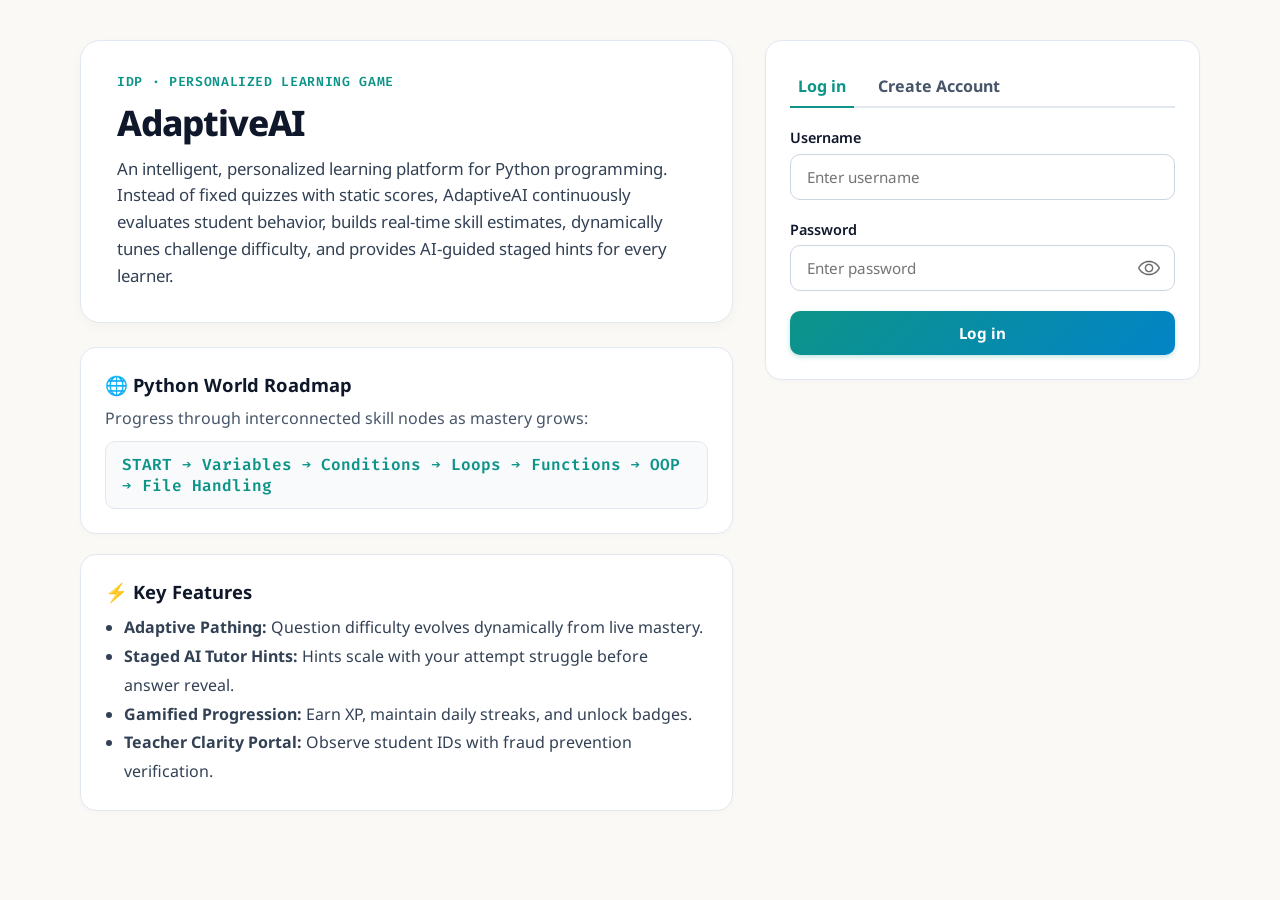
<file: index.html>
<!DOCTYPE html>
<html lang="en">
<head>
  <meta charset="UTF-8" />
  <meta name="viewport" content="width=device-width, initial-scale=1.0" />
  <title>AdaptiveAI — Personalized Learning Platform</title>
  <link rel="stylesheet" href="./static/css/style.css?v=2.2" />
</head>
<body>
  <!-- Sidebar Navigation -->
  <aside class="sidebar" id="sidebar" style="display: none;">
    <div class="brand-logo">
      <div class="brand-icon">🎮</div>
      <div class="brand-text">
        <h2>AdaptiveAI</h2>
        <span>Personalized Learning</span>
      </div>
    </div>
    <ul class="nav-links">
      <li><a class="nav-item active" onclick="switchView('home')">🏠 Home</a></li>
      <li><a class="nav-item" onclick="switchView('play')">🎮 Play / Diagnostic</a></li>
      <li><a class="nav-item" onclick="switchView('skill_map')">🗺️ Skill Map</a></li>
      <li><a class="nav-item" onclick="switchView('dashboard')">📊 Student Dashboard</a></li>
      <li><a class="nav-item" onclick="switchView('leaderboard')">🏆 Leaderboard</a></li>
      <li id="nav-teacher-li" style="display: none;"><a class="nav-item" onclick="switchView('teacher')">👩‍🏫 Teacher View</a></li>
    </ul>
    <div class="sidebar-footer">
      <button class="btn btn-outline btn-block" onclick="logout()">Log out</button>
    </div>
  </aside>

  <!-- Main Content Wrapper -->
  <main class="main-wrapper">
    <div class="top-nav" id="topNav" style="display: none;">
      <div id="navUserBadge" style="font-weight: 700; color: var(--primary);"></div>
      <button class="btn btn-outline" onclick="logout()" style="padding: 0.4rem 0.9rem; font-size: 0.85rem;">Log out</button>
    </div>

    <div class="content-container">
      <!-- Unauthenticated View -->
      <section id="view-auth">
        <div class="grid-2">
          <!-- Left: Description -->
          <div>
            <div class="hero">
              <div class="kicker">IDP · PERSONALIZED LEARNING GAME</div>
              <h1>AdaptiveAI</h1>
              <p style="font-size: 1.05rem; line-height: 1.6; color: #334155;">
                An intelligent, personalized learning platform for Python programming. 
                Instead of fixed quizzes with static scores, AdaptiveAI continuously evaluates 
                student behavior, builds real-time skill estimates, dynamically tunes challenge 
                difficulty, and provides AI-guided staged hints for every learner.
              </p>
            </div>
            <div class="card">
              <h3>🌐 Python World Roadmap</h3>
              <p style="color: #475569; margin-bottom: 0.75rem;">Progress through interconnected skill nodes as mastery grows:</p>
              <div style="font-family: 'Fira Code', monospace; background: #F8FAFC; padding: 0.75rem 1rem; border-radius: 10px; border: 1px solid #E2E8F0; color: #0D9488; font-weight: 600;">
                START ➔ Variables ➔ Conditions ➔ Loops ➔ Functions ➔ OOP ➔ File Handling
              </div>
            </div>
            <div class="card">
              <h3>⚡ Key Features</h3>
              <ul style="color: #334155; line-height: 1.8; padding-left: 1.2rem;">
                <li><b>Adaptive Pathing:</b> Question difficulty evolves dynamically from live mastery.</li>
                <li><b>Staged AI Tutor Hints:</b> Hints scale with your attempt struggle before answer reveal.</li>
                <li><b>Gamified Progression:</b> Earn XP, maintain daily streaks, and unlock badges.</li>
                <li><b>Teacher Clarity Portal:</b> Observe student IDs with fraud prevention verification.</li>
              </ul>
            </div>
          </div>

          <!-- Right: Credentials & Verification -->
          <div>
            <div class="card">
              <div class="tab-header">
                <button class="tab-btn active" id="tabLoginBtn" onclick="switchAuthTab('login')">Log in</button>
                <button class="tab-btn" id="tabJoinBtn" onclick="switchAuthTab('join')">Create Account</button>
              </div>

              <!-- On-Screen Alert Box -->
              <div id="authAlertBox" style="display: none; margin-bottom: 1rem;"></div>

              <!-- Login Form -->
              <div id="tab-login-form">
                <div class="form-group">
                  <label>Username</label>
                  <input type="text" id="loginUsername" placeholder="Enter username" />
                </div>
                                <div class="form-group">
                  <label>Password</label>
                  <div style="position: relative; display: flex; align-items: center; width: 100%;">
                    <input type="password" id="loginPassword" placeholder="Enter password" style="width: 100%; padding-right: 2.8rem;" />
                    <button type="button" class="btn-toggle-pwd" onclick="togglePasswordVisibility('loginPassword', this)" title="Show/Hide password" style="position: absolute; right: 0.75rem; background: none; border: none; cursor: pointer; display: flex; align-items: center; justify-content: center; z-index: 10; padding: 0.2rem; user-select: none;">
                      <img src="./static/images/eye.png" class="pwd-eye-icon" alt="Toggle Password" style="width: 22px; height: 22px; opacity: 0.6; transition: all 0.2s ease;" />
                    </button>
                  </div>
                </div>
                <button class="btn btn-primary btn-block" id="btnLogin" onclick="submitLogin()">Log in</button>
              </div>

              <!-- Register Form -->
              <div id="tab-join-form" style="display: none;">
                <div class="form-group">
                  <label>Account Role</label>
                  <select id="joinRole">
                    <option value="student">Student</option>
                    <option value="teacher">Teacher</option>
                    <option value="other">Other / Educator</option>
                  </select>
                </div>
                <div class="form-group">
                  <label>Pick a Username</label>
                  <input type="text" id="joinUsername" placeholder="Choose username" />
                </div>
                                <div class="form-group">
                  <label>Pick a Password</label>
                  <div style="position: relative; display: flex; align-items: center; width: 100%;">
                    <input type="password" id="joinPassword" placeholder="Choose password" style="width: 100%; padding-right: 2.8rem;" />
                    <button type="button" class="btn-toggle-pwd" onclick="togglePasswordVisibility('joinPassword', this)" title="Show/Hide password" style="position: absolute; right: 0.75rem; background: none; border: none; cursor: pointer; display: flex; align-items: center; justify-content: center; z-index: 10; padding: 0.2rem; user-select: none;">
                      <img src="./static/images/eye.png" class="pwd-eye-icon" alt="Toggle Password" style="width: 22px; height: 22px; opacity: 0.6; transition: all 0.2s ease;" />
                    </button>
                  </div>
                </div>

                <div style="border-top: 1px solid var(--border); padding-top: 1rem; margin-top: 1rem;">
                  <label style="font-weight: 700; font-size: 0.9rem; margin-bottom: 0.5rem; display: block;">🛡️ Identity Verification (Fraud Prevention)</label>
                  <div style="display: flex; gap: 1rem; margin-bottom: 0.75rem;">
                    <label><input type="radio" name="verifyMethod" value="reg_num" checked onchange="toggleVerifyMethod()" /> University Registration No.</label>
                    <label><input type="radio" name="verifyMethod" value="id_card" onchange="toggleVerifyMethod()" /> Upload ID Card</label>
                  </div>
                  <div id="verifyRegBox" class="form-group">
                    <input type="text" id="joinRegNum" placeholder="e.g. REG-2024-99812" />
                  </div>
                  <div id="verifyCardBox" class="form-group" style="display: none;">
                    <input type="file" id="joinIdCardFile" accept="image/*,application/pdf" />
                  </div>
                </div>

                <button class="btn btn-primary btn-block" id="btnRegister" onclick="submitRegister()">Create Account</button>
              </div>
            </div>
          </div>
        </div>
      </section>

      <!-- Authenticated Views Container -->
      <section id="view-app" style="display: none;">
        <!-- HUD Header -->
        <div id="userHud" class="hud"></div>

        <!-- View 1: Home Dashboard -->
        <div id="subview-home">
          <div class="hero">
            <div class="kicker" id="homeKicker">WELCOME BACK</div>
            <h1 id="homeGreeting">Hello! 👋</h1>
            <p style="color: #334155;">Your personalized Python learning arena is ready. Select an option below or use the sidebar navigation to jump into action.</p>
          </div>
          <div class="grid-cols-2" id="homeCardsGrid"></div>
        </div>

        <!-- View 2: Play Mode & AI Doubt Chatbot -->
        <div id="subview-play" style="display: none;">
          <h2>🎮 Play Mode</h2>
          <div id="playQuestionContainer"></div>
        </div>

        <!-- View 3: Skill Map -->
        <div id="subview-skill_map" style="display: none;">
          <h2>🗺️ Python World Skill Tree</h2>
          <p style="color: var(--text-muted); margin-bottom: 1.5rem;">Nodes unlock after reaching mastery threshold in preceding topics.</p>
          <div id="skillMapNodes"></div>
        </div>

        <!-- View 4: Student Dashboard -->
        <div id="subview-dashboard" style="display: none;">
          <h2>📊 Student Analytics Dashboard</h2>
          <div id="studentDashboardContent"></div>
        </div>

        <!-- View 5: Leaderboard -->
        <div id="subview-leaderboard" style="display: none;">
          <h2>🏆 Arena Leaderboard</h2>
          <div id="leaderboardList" style="margin-top: 1rem;"></div>
        </div>

        <!-- View 6: Teacher View -->
        <div id="subview-teacher" style="display: none;">
          <h2>👩‍🏫 Teacher Dashboard & Student Performance Analyzer</h2>
          <p style="color: var(--text-muted); margin-bottom: 1.5rem;">Observe student progress via unique IDs, evaluate performance tiers, and intervene where support is needed.</p>

          <div class="card">
            <h3>📌 Add Student to Observation</h3>
            <div style="display: flex; gap: 1rem;">
              <input type="text" id="teacherClaimInput" placeholder="Enter Unique Student ID (e.g. STU-A1B2C3)" style="flex-grow: 1;" />
              <button class="btn btn-primary" onclick="claimStudent()">Add to Observation ➔</button>
            </div>
            <div id="claimFeedback" style="margin-top: 0.75rem;"></div>
          </div>

          <div id="teacherAnalyticsContent"></div>
        </div>
      </section>
    </div>
  </main>

  <script src="./static/js/app.js?v=2.2"></script>
</body>
</html>
</file>
<file: static/css/style.css>
@import url('https://fonts.googleapis.com/css2?family=Noto+Sans:ital,wght@0,300;0,400;0,500;0,600;0,700;1,400;1,600&family=Fira+Code:wght@400;500;600&display=swap');

:root {
  --bg-color: #FAF9F6;
  --card-bg: #FFFFFF;
  --sidebar-bg: #F4F3EF;
  --text-main: #0F172A;
  --text-muted: #475569;
  --primary: #0D9488;
  --primary-hover: #0F766E;
  --secondary: #0284C7;
  --border: #E2E8F0;
  --border-focus: #CBD5E1;
}

* {
  box-sizing: border-box;
  margin: 0;
  padding: 0;
}

body {
  background-color: var(--bg-color);
  color: var(--text-main);
  font-family: 'Noto Sans', sans-serif;
  min-height: 100vh;
  display: flex;
}

/* Sidebar */
.sidebar {
  width: 280px;
  background-color: var(--sidebar-bg);
  border-right: 1px solid var(--border);
  padding: 1.5rem 1.25rem;
  display: flex;
  flex-direction: column;
  flex-shrink: 0;
  transition: all 0.2s ease;
}

.brand-logo {
  display: flex;
  align-items: center;
  gap: 0.75rem;
  padding-bottom: 1.25rem;
  border-bottom: 1px solid var(--border);
  margin-bottom: 1.5rem;
}

.brand-icon {
  background: linear-gradient(135deg, var(--primary), var(--secondary));
  width: 42px;
  height: 42px;
  border-radius: 10px;
  display: flex;
  align-items: center;
  justify-content: center;
  font-size: 1.4rem;
  color: white;
  box-shadow: 0 4px 10px rgba(13, 148, 136, 0.25);
}

.brand-text h2 {
  font-size: 1.25rem;
  font-weight: 800;
  color: var(--text-main);
  line-height: 1.1;
  letter-spacing: -0.02em;
}

.brand-text span {
  font-family: 'Fira Code', monospace;
  font-size: 0.68rem;
  color: var(--primary);
  font-weight: 600;
  text-transform: uppercase;
  letter-spacing: 0.05em;
}

.nav-links {
  list-style: none;
  display: flex;
  flex-direction: column;
  gap: 0.4rem;
  flex-grow: 1;
}

.nav-item {
  display: flex;
  align-items: center;
  gap: 0.75rem;
  padding: 0.7rem 1rem;
  border-radius: 10px;
  font-size: 0.95rem;
  font-weight: 600;
  color: var(--text-muted);
  text-decoration: none;
  cursor: pointer;
  transition: all 0.15s ease;
}

.nav-item:hover, .nav-item.active {
  background-color: #E7E5DF;
  color: var(--primary);
}

.sidebar-footer {
  padding-top: 1rem;
  border-top: 1px solid var(--border);
}

/* Main Content Area */
.main-wrapper {
  flex-grow: 1;
  display: flex;
  flex-direction: column;
  min-height: 100vh;
  overflow-y: auto;
}

.top-nav {
  background: rgba(250, 249, 246, 0.9);
  backdrop-filter: blur(8px);
  padding: 1rem 2.5rem;
  border-bottom: 1px solid var(--border);
  display: flex;
  justify-content: space-between;
  align-items: center;
}

.content-container {
  padding: 2.5rem;
  max-width: 1200px;
  width: 100%;
  margin: 0 auto;
}

/* Hero and Cards */
.hero {
  background: var(--card-bg);
  border: 1px solid var(--border);
  border-radius: 20px;
  padding: 2rem 2.25rem;
  margin-bottom: 1.5rem;
  box-shadow: 0 4px 12px rgba(0, 0, 0, 0.03);
}

.kicker {
  color: var(--primary);
  font-family: 'Fira Code', monospace;
  font-weight: 600;
  font-size: 0.82rem;
  letter-spacing: 0.05em;
  text-transform: uppercase;
  margin-bottom: 0.5rem;
}

.hero h1 {
  font-size: 2.2rem;
  font-weight: 800;
  letter-spacing: -0.03em;
  margin-bottom: 0.6rem;
}

.card {
  background: var(--card-bg);
  border: 1px solid var(--border);
  border-radius: 16px;
  padding: 1.5rem;
  margin-bottom: 1.25rem;
  box-shadow: 0 2px 6px rgba(0, 0, 0, 0.02);
}

.card h3 {
  font-size: 1.15rem;
  margin-bottom: 0.6rem;
  font-weight: 700;
}

/* HUD chips */
.hud {
  display: flex;
  gap: 0.75rem;
  flex-wrap: wrap;
  margin: 1rem 0 1.5rem;
}

.chip {
  background: var(--card-bg);
  border: 1px solid var(--border-focus);
  border-radius: 999px;
  padding: 0.4rem 1rem;
  font-size: 0.88rem;
  font-weight: 600;
  color: var(--text-main);
  box-shadow: 0 1px 3px rgba(0, 0, 0, 0.04);
}

/* Grid systems */
.grid-2 {
  display: grid;
  grid-template-columns: 1.2fr 0.8fr;
  gap: 2rem;
}

.grid-cols-2 {
  display: grid;
  grid-template-columns: repeat(2, 1fr);
  gap: 1.25rem;
}

.grid-cols-3 {
  display: grid;
  grid-template-columns: repeat(3, 1fr);
  gap: 1.25rem;
}

.grid-cols-4 {
  display: grid;
  grid-template-columns: repeat(4, 1fr);
  gap: 1rem;
}

/* Forms and Inputs */
.form-group {
  margin-bottom: 1.25rem;
}

.form-group label {
  display: block;
  font-weight: 600;
  font-size: 0.9rem;
  margin-bottom: 0.4rem;
  color: var(--text-main);
}

input[type="text"], input[type="password"], select {
  width: 100%;
  padding: 0.75rem 1rem;
  background-color: var(--card-bg);
  border: 1px solid var(--border-focus);
  border-radius: 10px;
  font-family: 'Noto Sans', sans-serif;
  font-size: 0.95rem;
  color: var(--text-main);
  outline: none;
  transition: border-color 0.15s ease;
}

input:focus, select:focus {
  border-color: var(--primary);
  box-shadow: 0 0 0 3px rgba(13, 148, 136, 0.15);
}

.btn {
  display: inline-flex;
  align-items: center;
  justify-content: center;
  padding: 0.75rem 1.5rem;
  font-size: 0.95rem;
  font-weight: 700;
  font-family: 'Noto Sans', sans-serif;
  border-radius: 10px;
  border: none;
  cursor: pointer;
  transition: all 0.15s ease;
  text-decoration: none;
}

.btn-primary {
  background: linear-gradient(135deg, var(--primary) 0%, var(--secondary) 100%);
  color: white;
  box-shadow: 0 2px 5px rgba(13, 148, 136, 0.25);
}

.btn-primary:hover {
  filter: brightness(1.08);
  box-shadow: 0 4px 10px rgba(13, 148, 136, 0.35);
}

.btn-outline {
  background: var(--card-bg);
  border: 1px solid var(--border-focus);
  color: var(--text-main);
}

.btn-outline:hover {
  background: #F8FAFC;
  border-color: var(--primary);
}

.btn-block {
  width: 100%;
}

/* Tabs */
.tab-header {
  display: flex;
  gap: 1rem;
  border-bottom: 2px solid var(--border);
  margin-bottom: 1.25rem;
}

.tab-btn {
  background: none;
  border: none;
  padding: 0.6rem 0.5rem;
  font-size: 1rem;
  font-weight: 700;
  color: var(--text-muted);
  cursor: pointer;
  position: relative;
  font-family: 'Noto Sans', sans-serif;
}

.tab-btn.active {
  color: var(--primary);
}

.tab-btn.active::after {
  content: '';
  position: absolute;
  bottom: -2px;
  left: 0;
  right: 0;
  height: 2px;
  background-color: var(--primary);
}

/* Alerts */
.alert {
  padding: 1rem 1.25rem;
  border-radius: 12px;
  font-size: 0.95rem;
  margin-bottom: 1rem;
  display: flex;
  align-items: center;
  gap: 0.6rem;
}

.alert-success { background-color: #F0FDF4; border: 1px solid #BBF7D0; color: #166534; }
.alert-warning { background-color: #FFFBEB; border: 1px solid #FDE68A; color: #92400E; }
.alert-error { background-color: #FEF2F2; border: 1px solid #FECACA; color: #991B1B; }
.alert-info { background-color: #EFF6FF; border: 1px solid #BFDBFE; color: #1E40AF; }

/* Badges */
.badge {
  display: inline-block;
  padding: 0.3rem 0.7rem;
  border-radius: 8px;
  font-size: 0.85rem;
  font-weight: 600;
}

.badge-green { background: #F0FDF4; border: 1px solid #86EFAC; color: #166534; }
.badge-yellow { background: #FEFCE8; border: 1px solid #FEF08A; color: #854D0E; }
.badge-red { background: #FEF2F2; border: 1px solid #FECACA; color: #991B1B; }

/* Progress bar */
.progress-container {
  width: 100%;
  height: 10px;
  background-color: var(--border);
  border-radius: 999px;
  overflow: hidden;
  margin-top: 0.4rem;
}

.progress-bar {
  height: 100%;
  background: linear-gradient(90deg, var(--primary), var(--secondary));
  border-radius: 999px;
  transition: width 0.3s ease;
}

/* Chat container */
.chat-box {
  background: #F8FAFC;
  border: 1px solid var(--border);
  border-radius: 14px;
  padding: 1rem;
  max-height: 280px;
  overflow-y: auto;
  margin-bottom: 0.75rem;
}

.chat-msg {
  padding: 0.6rem 0.9rem;
  border-radius: 10px;
  margin-bottom: 0.5rem;
  font-size: 0.9rem;
  line-height: 1.5;
}

.chat-msg.assistant {
  background: #FFFFFF;
  border: 1px solid var(--border);
}

.chat-msg.user {
  background: #E0F2FE;
  border: 1px solid #BAE6FD;
  margin-left: 2rem;
}

@media (max-width: 900px) {
  body { flex-direction: column; }
  .sidebar { width: 100%; }
  .grid-2, .grid-cols-4, .grid-cols-3, .grid-cols-2 { grid-template-columns: 1fr; }
  .content-container { padding: 1.25rem; }
}

/* Password toggle eye icon styling */
.password-wrapper {
  position: relative;
  display: flex;
  align-items: center;
  width: 100%;
}

.password-wrapper input {
  width: 100%;
  padding-right: 2.8rem !important;
}

.btn-toggle-pwd {
  position: absolute;
  right: 0.75rem;
  background: none;
  border: none;
  cursor: pointer;
  font-size: 1.15rem;
  color: var(--text-muted);
  display: flex;
  align-items: center;
  justify-content: center;
  padding: 0.25rem;
  user-select: none;
  transition: transform 0.15s ease, opacity 0.15s ease;
  z-index: 2;
}

.btn-toggle-pwd:hover {
  transform: scale(1.15);
  opacity: 0.85;
}
</file>
